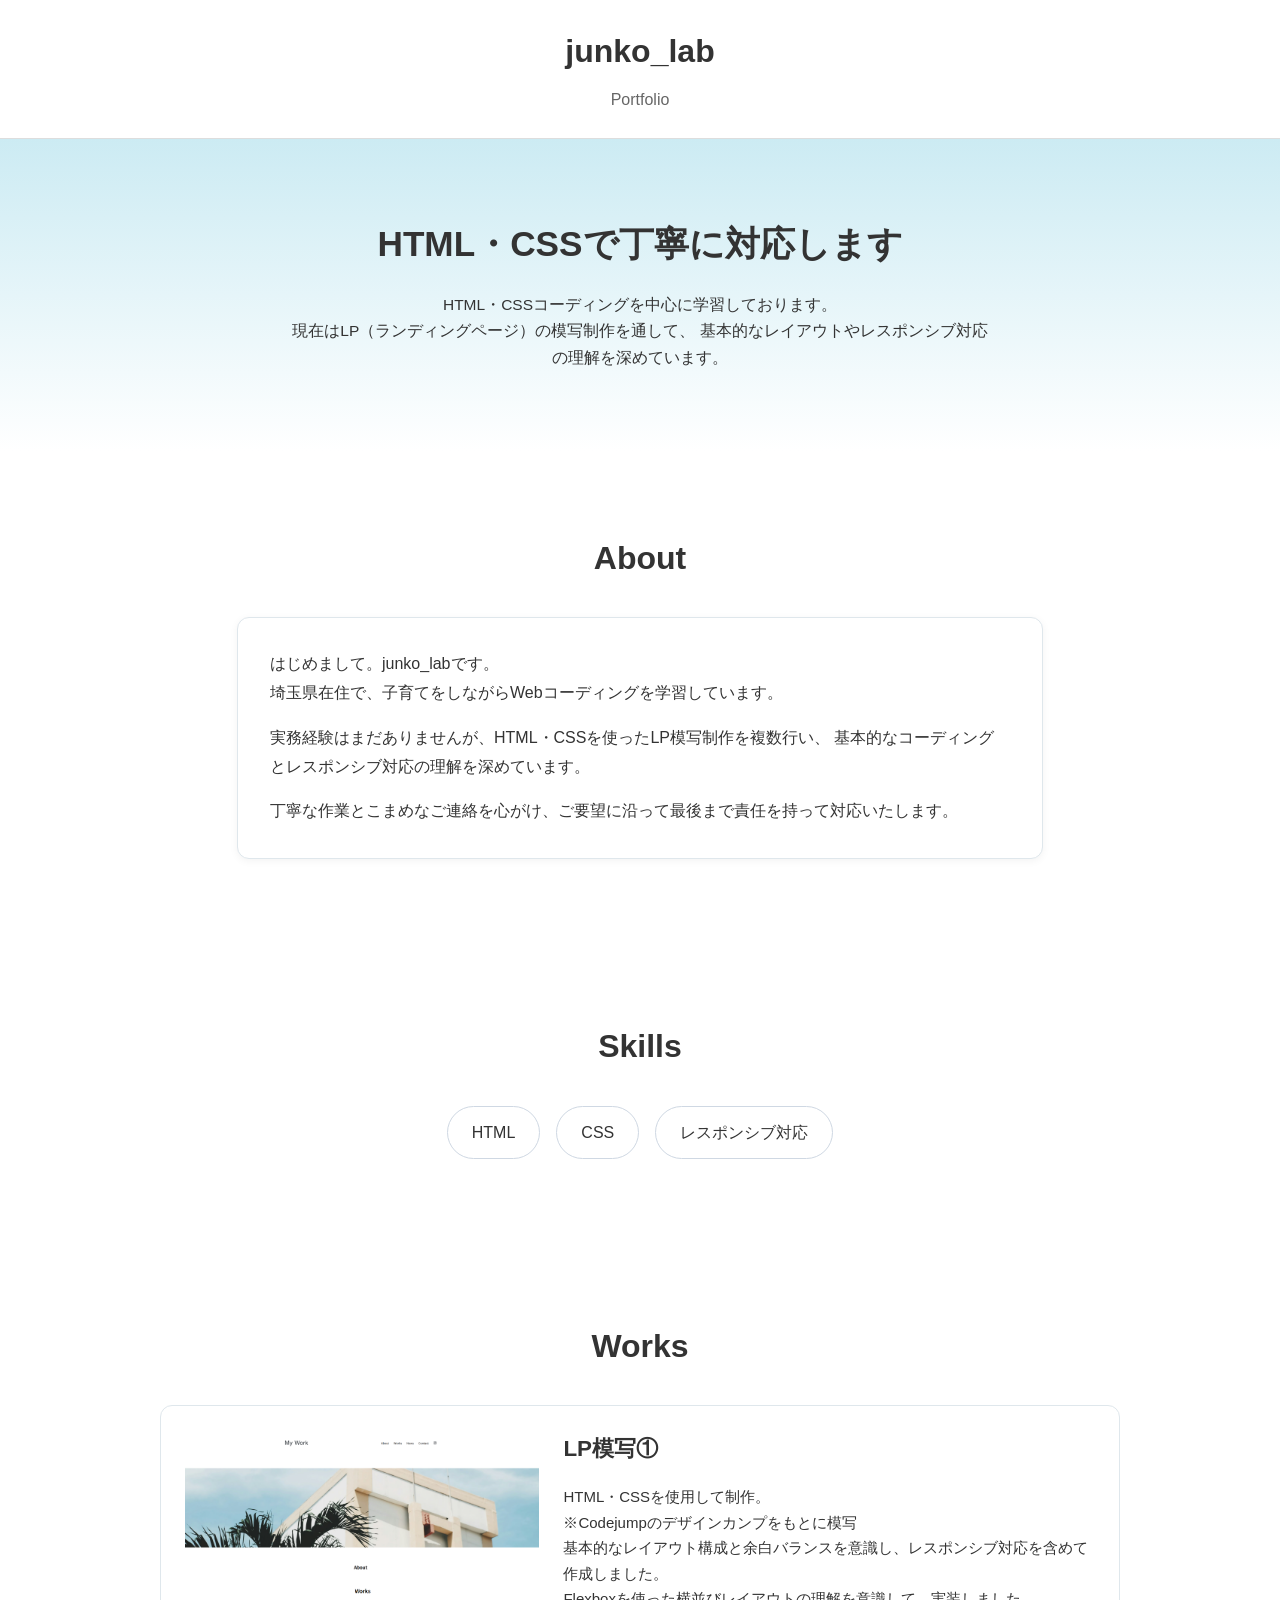
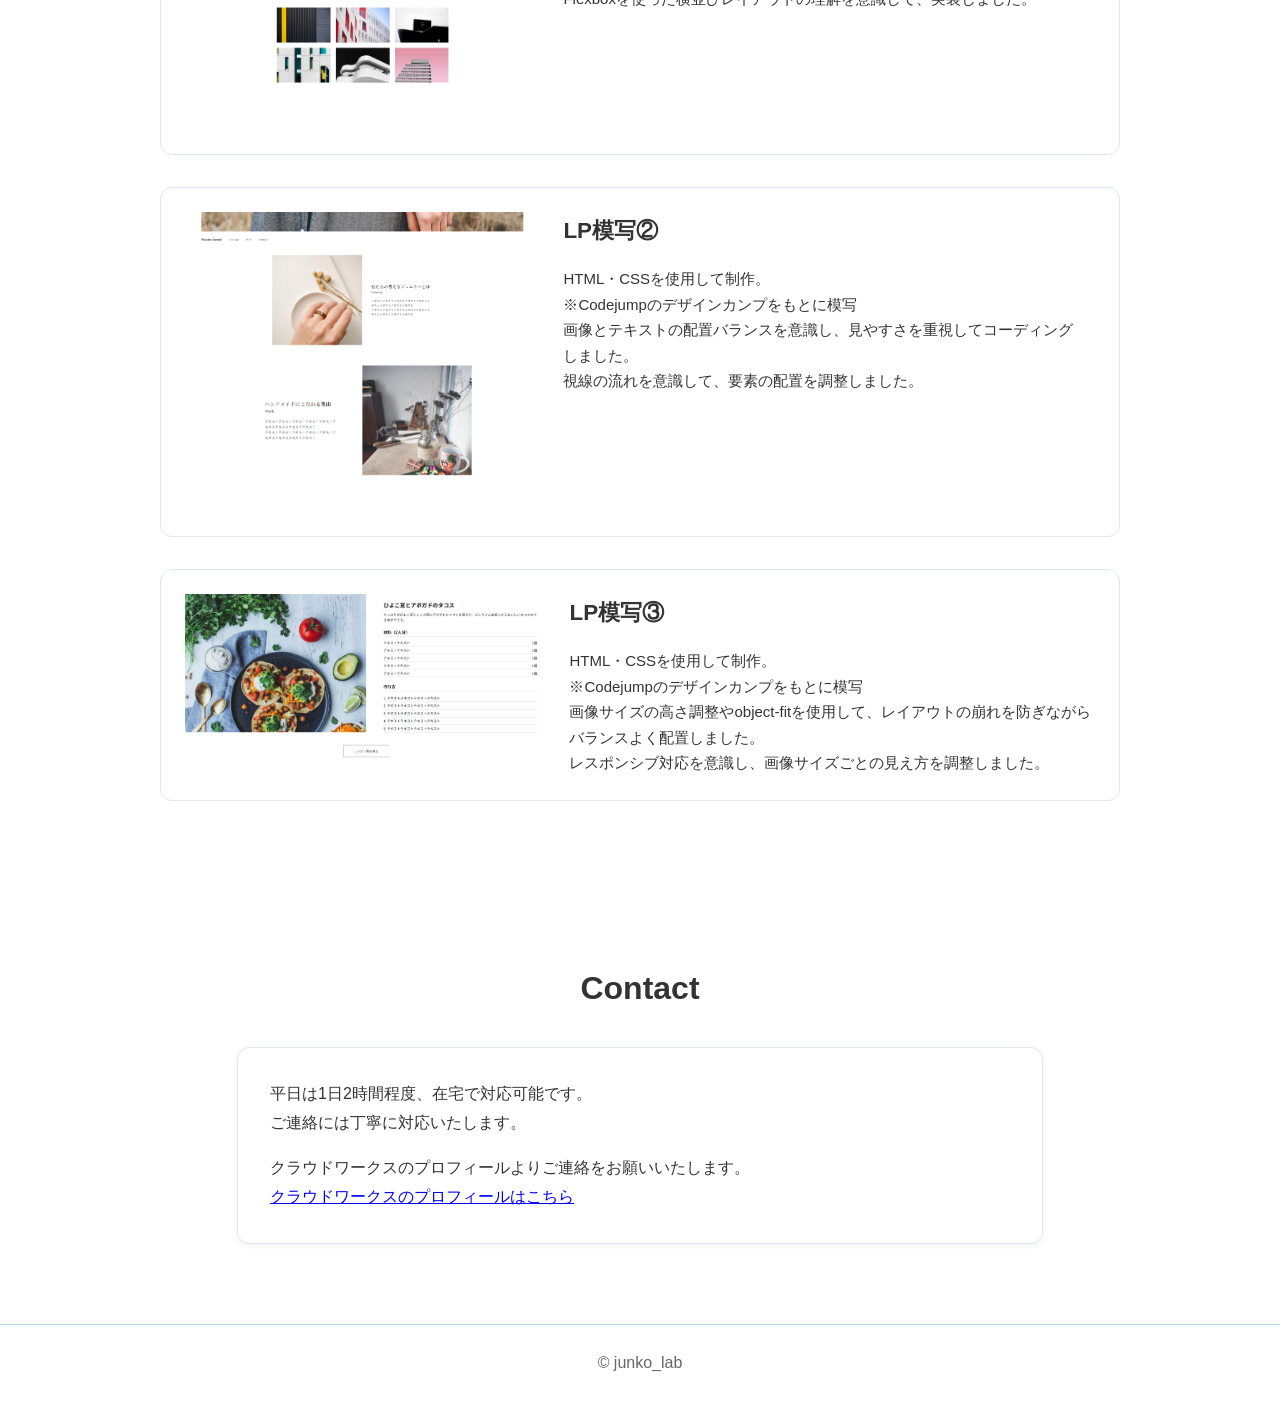
<file: index.html>
<!DOCTYPE html>
<html lang="ja">
<head>
  <meta charset="UTF-8">
  <meta name="viewport" content="width=device-width, initial-scale=1.0">
  <title>junko_lab Portfolio</title>
  <meta name="description" content="junko_labのポートフォリオサイトです。HTML・CSSコーディングを中心に学習し、LP模写制作に取り組んでいます。">
  <link rel="stylesheet" href="style.css">
</head>
<body>
  <header class="header">
    <div class="inner">
      <h1 class="site-title">junko_lab</h1>
      <p class="site-subtitle">Portfolio</p>
    </div>
  </header>

  <main>
    <section class="fv">
      <div class="inner">
        <h2 class="fv-title">HTML・CSSで丁寧に対応します</h2>
        <p class="fv-text">
          HTML・CSSコーディングを中心に学習しております。<br>
          現在はLP（ランディングページ）の模写制作を通して、
          基本的なレイアウトやレスポンシブ対応の理解を深めています。
        </p>
      </div>
    </section>

    <section class="about section">
      <div class="inner">
        <h2 class="section-title">About</h2>
        <div class="about-box">
          <p>
            はじめまして。junko_labです。<br>
            埼玉県在住で、子育てをしながらWebコーディングを学習しています。
          </p>
          <p>
            実務経験はまだありませんが、HTML・CSSを使ったLP模写制作を複数行い、
            基本的なコーディングとレスポンシブ対応の理解を深めています。
          </p>
          <p>
            丁寧な作業とこまめなご連絡を心がけ、ご要望に沿って最後まで責任を持って対応いたします。
          </p>
        </div>
      </div>
    </section>

    <section class="skills section">
      <div class="inner">
        <h2 class="section-title">Skills</h2>
        <ul class="skill-list">
          <li class="skill-item">HTML</li>
          <li class="skill-item">CSS</li>
          <li class="skill-item">レスポンシブ対応</li>
        </ul>
      </div>
    </section>

    <section class="works section">
      <div class="inner">
        <h2 class="section-title">Works</h2>
        <div class="works-list">

          <article class="work-card">
            <div class="work-image">
              <a href="https://junko-lab.github.io/portfolio/lp1/" target="_blank" rel="noopener norferrer">
              <img src="lp7_hero.png" alt="LP模写①の画像">
              <img src="lp7_flex.png" alt="LP模写①の画像">
              </a>
            </div>
            <div class="work-body">
              <h3 class="work-title">LP模写①</h3>
              <p class="work-text">
                HTML・CSSを使用して制作。<br>
                ※Codejumpのデザインカンプをもとに模写<br>
                基本的なレイアウト構成と余白バランスを意識し、レスポンシブ対応を含めて作成しました。<br>
                Flexboxを使った横並びレイアウトの理解を意識して、実装しました。
              </p>
            </div>
          </article>

          <article class="work-card">
            <div class="work-image">
               <a href="https://junko-lab.github.io/portfolio/lp2/" target="_blank" rel="noopener norferrer">
              <img src="lp6_hero.png" alt="LP模写②の画像">
              <img src="lp6_flex.png" alt="LP模写②の画像">
               </a>
            </div>
            <div class="work-body">
              <h3 class="work-title">LP模写②</h3>
              <p class="work-text">
                HTML・CSSを使用して制作。<br>
                ※Codejumpのデザインカンプをもとに模写<br>
                画像とテキストの配置バランスを意識し、見やすさを重視してコーディング<br class="pc-br">しました。<br>
                視線の流れを意識して、要素の配置を調整しました。
              </p>
            </div>
          </article>

          <article class="work-card">
            <div class="work-image-single">
              <a href="https://junko-lab.github.io/portfolio/lp3/" target="_blank" rel="noopener norferrer">
              <img src="lp5_recipe.png" alt="LP模写③の画像">
              </a>
            </div>
            <div class="work-body">
              <h3 class="work-title">LP模写③</h3>
              <p class="work-text">
                HTML・CSSを使用して制作。<br>
                ※Codejumpのデザインカンプをもとに模写<br>
                画像サイズの高さ調整やobject-fitを使用して、レイアウトの崩れを防ぎながらバランスよく配置しました。<br>
                レスポンシブ対応を意識し、画像サイズごとの見え方を調整しました。
              </p>
            </div>
          </article>

        </div>
      </div>
    </section>

    <section class="contact section">
      <div class="inner">
        <h2 class="section-title">Contact</h2>
        <div class="contact-box">
          <p>
            平日は1日2時間程度、在宅で対応可能です。<br>
            ご連絡には丁寧に対応いたします。
          </p>
          <p>
            クラウドワークスのプロフィールよりご連絡をお願いいたします。
          </p>
          <a href="https://crowdworks.jp/public/employees/6790721" target="_blank">
            クラウドワークスのプロフィールはこちら
          </a>
        </div>
      </div>
    </section>
  </main>

  <footer class="footer">
    <div class="inner">
      <p class="footer-text">&copy; junko_lab</p>
    </div>
  </footer>
</body>
</html>
</file>
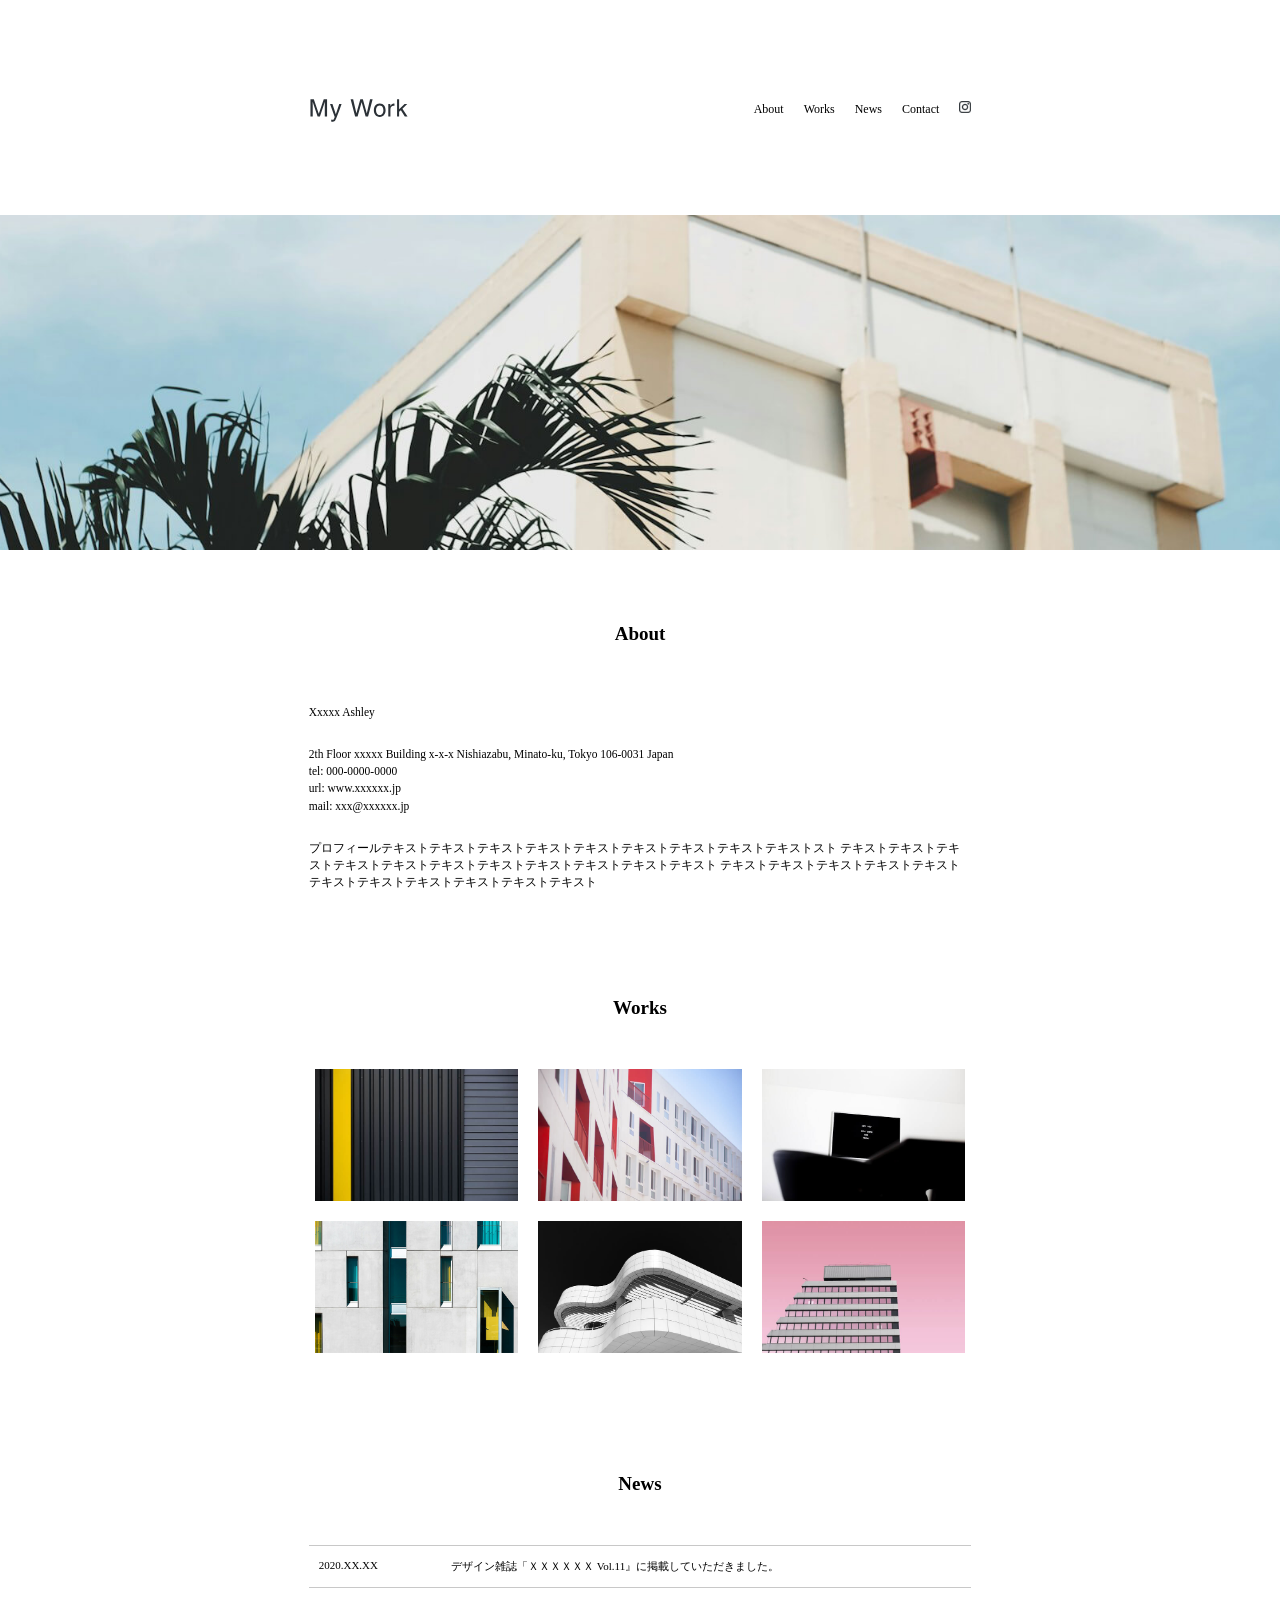
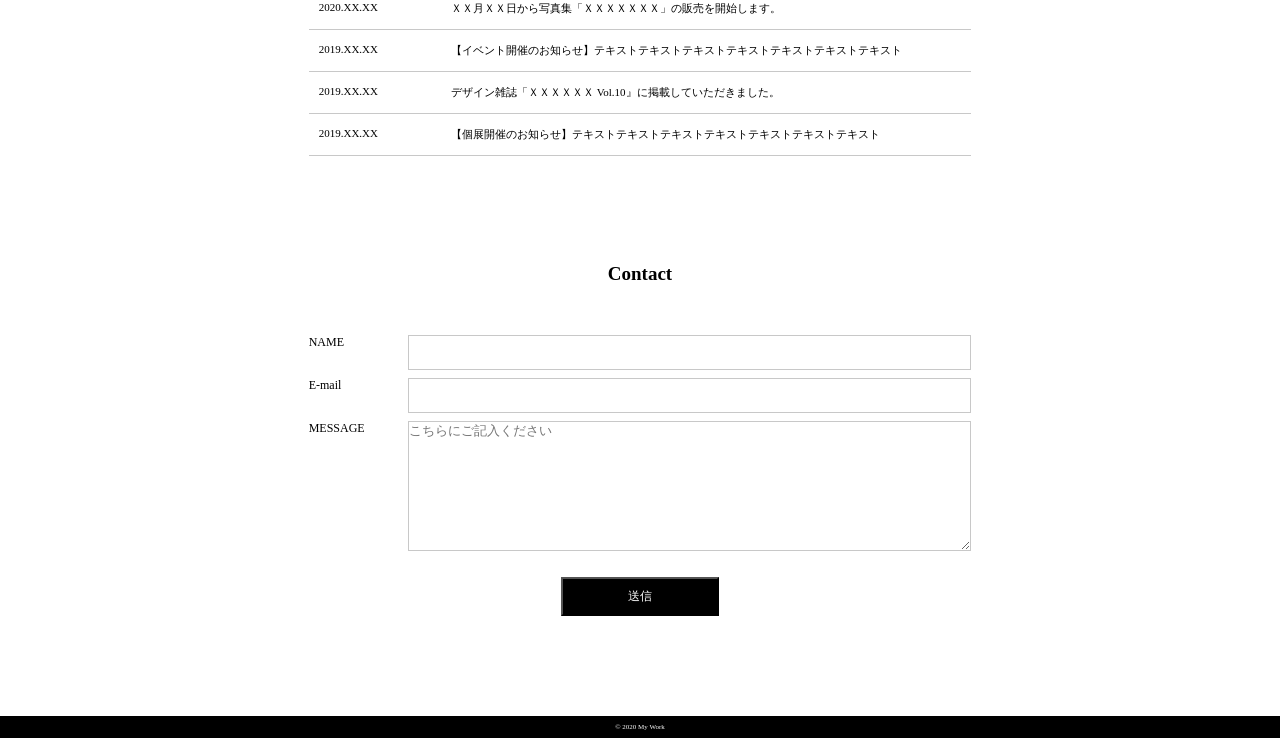
<file: lp1/index.html>
<!DOCTYPE html>
<html lang="ja">
<head>
  <meta charset="UTF-8">
  <meta name="viewport" content="width=device-width,initial-scale=1.0">
  <title>My Work</title>
  <link rel="stylesheet" href="css/style.css">
  <link rel="icon" href="img/favicon.ico">
</head>

<body>
 <header class="header">
  <h1 class="logo">
    <img src="img/logo.svg" alt="My Work">
  </h1>

  <nav>
    <ul>
      <li><a href="#about">About</a></li>
      <li><a href="#works">Works</a></li>
      <li><a href="#news">News</a></li>
      <li><a href="#contact">Contact</a></li>
      <li><a href="https://www.instagram.com"><img src="img/icon-instagram.png" alt="Instagram"></a></li>
    </ul>
  </nav>
 </header>

 <main>
  <div class="mainvisual">
    <img class="mv-pc" src="img/mainvisual-pc.jpg" alt="メイン画像">
    <img class="mv-sp" src="img/mainvisual-sp.jpg" alt="メイン画像">
  </div>
 
  <section class="about" id="about">
    <div class="about-inner">
    <div class="about-text">
    <h2>About</h2>
    <p class="section-en">Xxxxx Ashley</p>
    <p>2th Floor xxxxx Building x-x-x Nishiazabu, Minato-ku, Tokyo 106-0031 Japan<br>
    tel: 000-0000-0000<br>url: www.xxxxxx.jp<br>mail: xxx@xxxxxx.jp</p>
    
    <p>プロフィールテキストテキストテキストテキストテキストテキストテキストテキストテキストスト テキストテキストテキストテキストテキストテキストテキストテキストテキストテキストテキスト テキストテキストテキストテキストテキストテキストテキストテキストテキストテキストテキスト</p>
    </div>
    </div>
  </section>
  
  <section class="works" id="works">
    <div class="works-inner">
    <div class="works-text">
      <h2>Works</h2>
    <div class="works-photo">
      <ul>
        <li><img src="img/works1.jpg" alt="works1"></li>
        <li><img src="img/works2.jpg" alt="works2"></li>
        <li><img src="img/works3.jpg" alt="works3"></li>
        <li><img src="img/works4.jpg" alt="works4"></li>
        <li><img src="img/works5.jpg" alt="works5"></li>
        <li><img src="img/works6.jpg" alt="works6"></li>
      </ul>
    </div>
    </div>
    </div>
  </section>

  <section class="news" id="news">
    <div class="news-inner">
    <div class="news-text">
    <h2>News</h2>
    <dl>
    <dt>2020.XX.XX</dt><dd>デザイン雑誌「ＸＸＸＸＸＸ Vol.11』に掲載していただきました。</dd>
    <dt>2020.XX.XX</dt><dd>ＸＸ月ＸＸ日から写真集「ＸＸＸＸＸＸＸ」の販売を開始します。</dd>
    <dt>2019.XX.XX</dt><dd>【イベント開催のお知らせ】テキストテキストテキストテキストテキストテキストテキスト</dd>
    <dt>2019.XX.XX</dt><dd>デザイン雑誌「ＸＸＸＸＸＸ Vol.10』に掲載していただきました。</dd>
    <dt>2019.XX.XX</dt><dd>【個展開催のお知らせ】テキストテキストテキストテキストテキストテキストテキスト</dd>
    </dl>
      </div>
    </div>
  </section>

  <section class="contact" id="contact">
    <div class="contact-inner">
    <h2>Contact</h2>

    
    <form action="#" method="post">
      <div class="form-item">
      <label for="user-name">NAME</label>
      <input type="text" id="user-name" name="user-name" required>
      </div>

      <div class="form-item">
      <label for="e-mail">E-mail</label>
      <input type="email" id="e-mail" name="e-mail">
      </div>

      <div class="form-item">
      <label for="message">MESSAGE</label>
      <textarea id="message" name="message" placeholder="こちらにご記入ください"></textarea>
      </div>

      <div class="form-btn">
        <button type="submit">送信</button>
      </div>
    </form>
    </div>
  </section>
 </main>

 <footer id="footer">
  <div class="footer-inner">
    <p>&copy; 2020 My Work</p>
  </div>
 </footer>
</body>
</file>
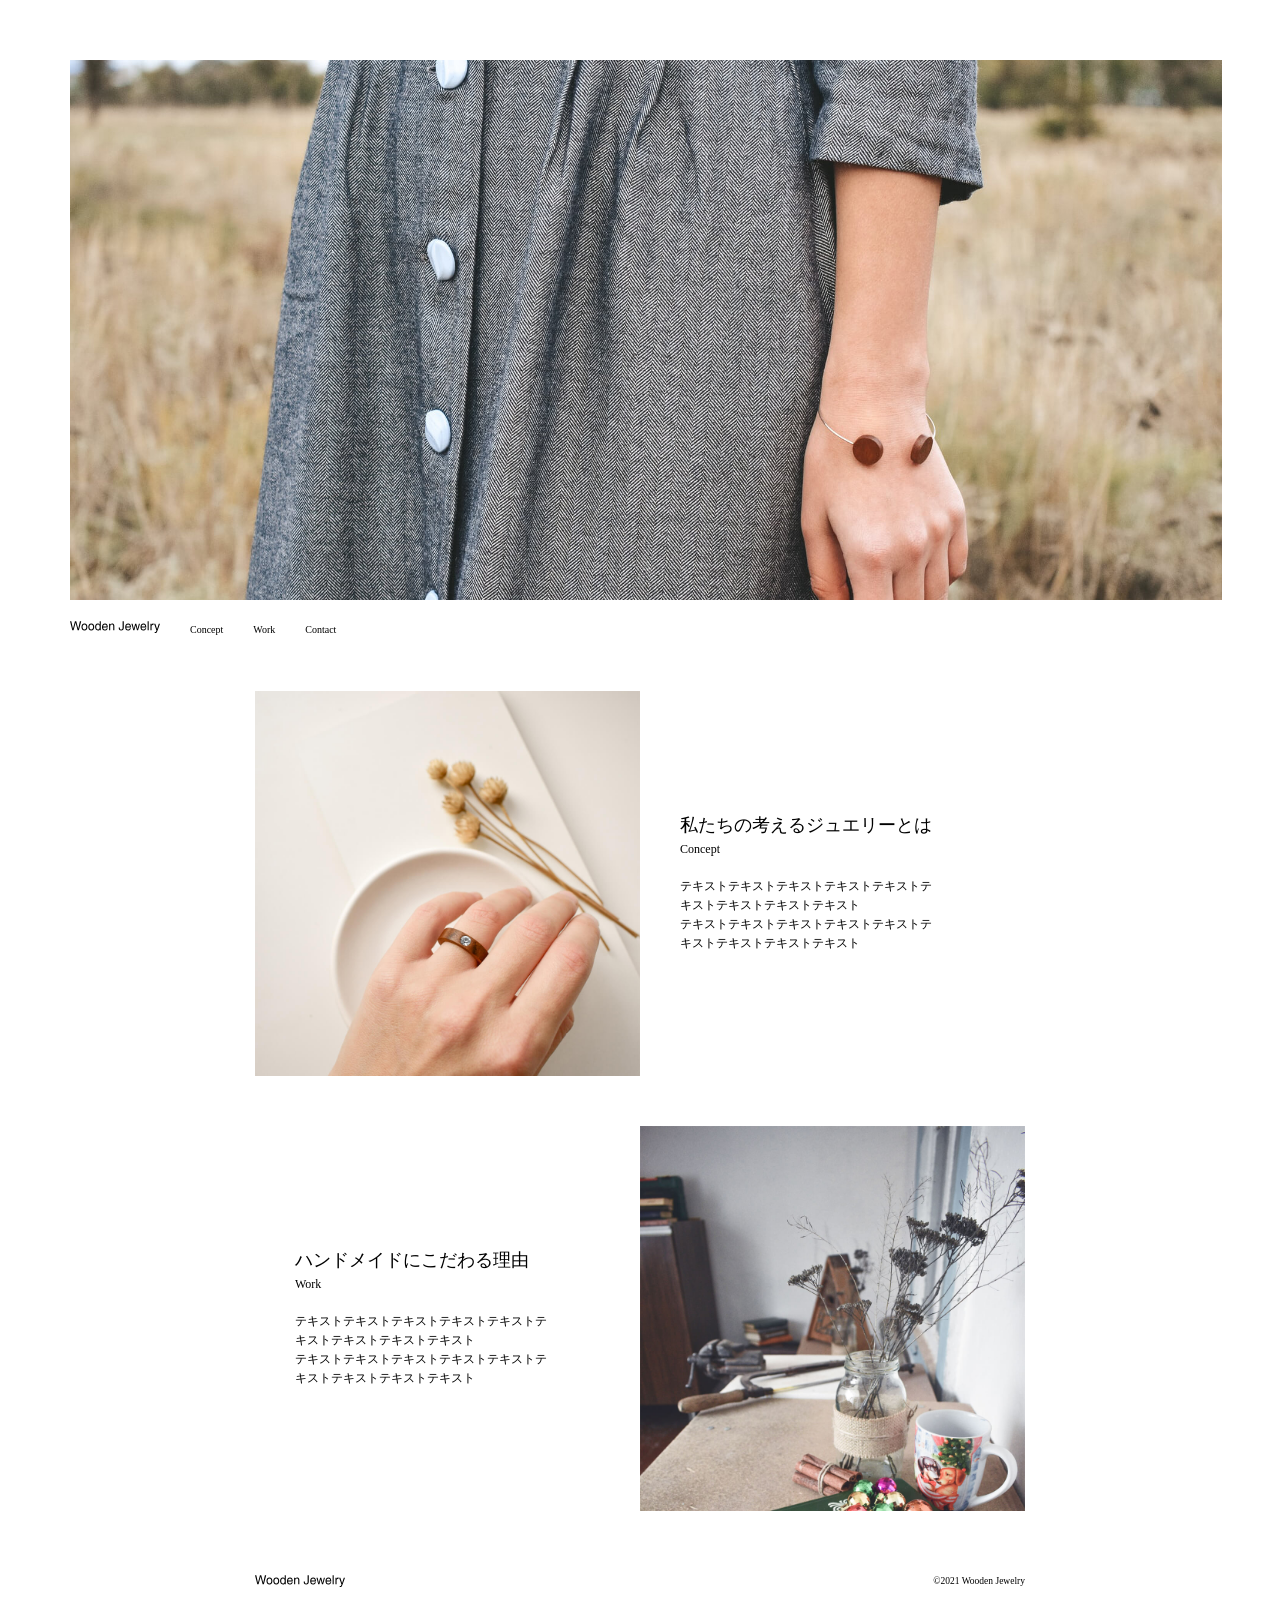
<file: lp2/index.html>
<!DOCTYPE html>
<html lang="ja">
  <head>
    <meta charset="UTF-8">
    <meta name="viewport" content="width=device-width,initial-scale=1.0">
    <title>Wooden Jewelry</title>
    <link rel="stylesheet" href="css/style.css">
    <link rel="icon" href="img/favicon.ico">
  </head>

  <body>
    <div class="mainvisual">
        <img src="img/mainvisual.jpg" alt="メイン画像">
      </div>

    <header class="header">
      <h1 class="logo">
        <img src="img/logo.svg" alt="Wooden Jewelry">
      </h1>

      <nav>
        <ul>
          <li><a href="#concept">Concept</a></li>
          <li><a href="#work">Work</a></li>
          <li><a href="#">Contact</a></li>
        </ul>
      </nav>
     </header>
  
    <main>
      <section class="concept" id="concept">
        <div class="concept-photo">
          <img src="img/concept.jpg" alt="ジュエリーのコンセプト写真">
        </div>

        <div class="concept-text">
        <h2>私たちの考えるジュエリーとは</h2>
        <p class="section-en">Concept</p>
        <p>テキストテキストテキストテキストテキストテキストテキストテキストテキスト<br>テキストテキストテキストテキストテキストテキストテキストテキストテキスト</p>
      </section>

      <section class="work" id="work">
       <div class="work-text">
        <h2>ハンドメイドにこだわる理由</h2>
        <p class="section-en">Work</p>
        <p>テキストテキストテキストテキストテキストテキストテキストテキストテキスト<br>テキストテキストテキストテキストテキストテキストテキストテキストテキスト</p>
       </div> 

        <div class="work-photo">
          <img src="img/work.jpg" alt="ワーク画像">
        </div>

      </section>
    </main>

    <footer class="footer">
    <div class="footer-inner">
      <img src="img/logo.svg" alt="Wooden Jewelry">
      <p class="copyright">&copy;2021 Wooden Jewelry</p>
      </div>
    </footer>

  </body>
</html>
</file>
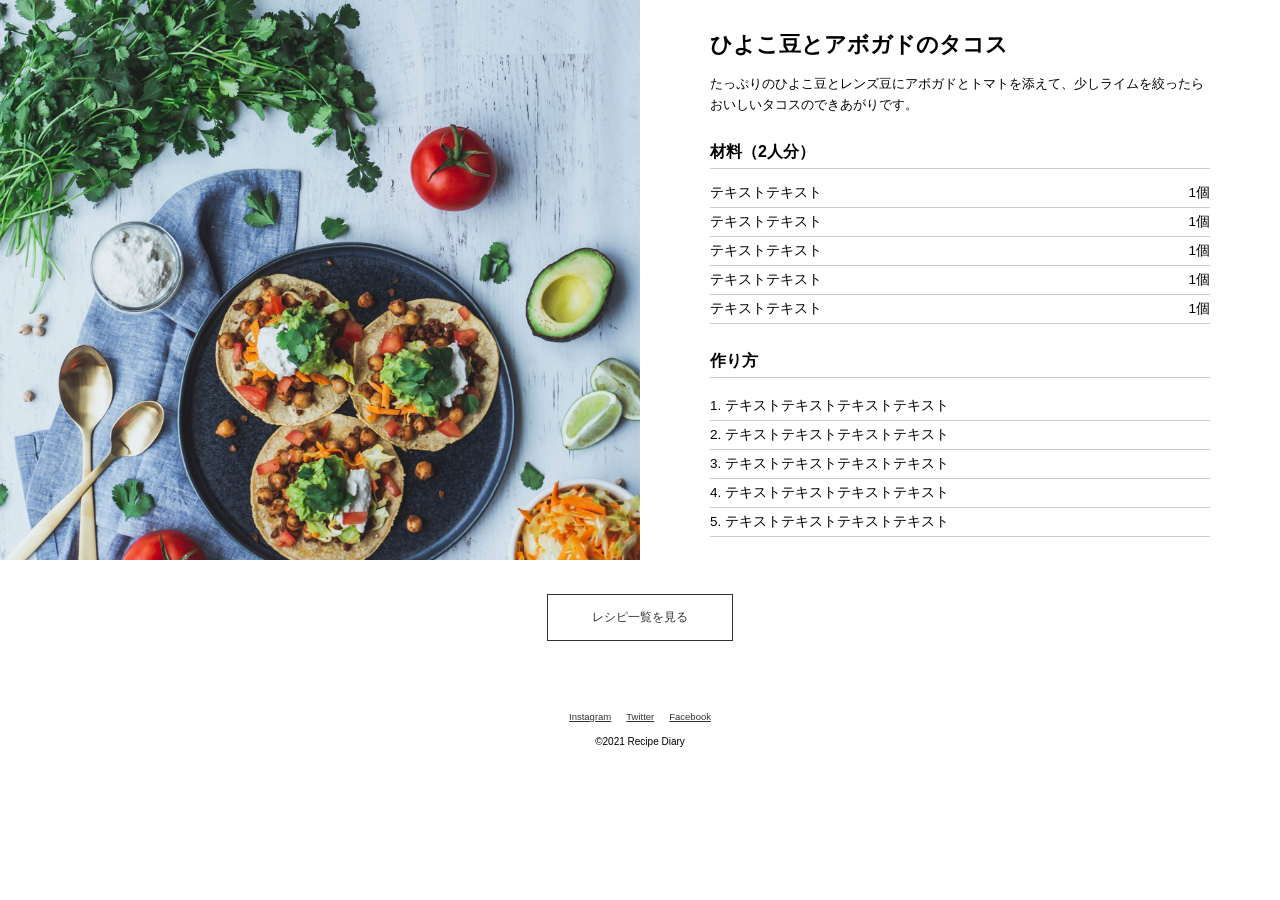
<file: lp3/index.html>
<!DOCTYPE html>
<html lang="ja">
  <head>
    <meta charset="UTF-8">
    <meta name="viewport" content="width=device-width,initial-scale=1.0">
    <title>Recipe Diary</title>
    <link rel="stylesheet" href="css/style.css">
    <link rel="icon" href="favicon.ico">
  </head>

  <body>
  <main>
  <div class="wrapper">
    <div class="mainvisual">
    <img src="img/recipe.jpg" alt="メイン画像">
    </div>
  
    <div class="content">
    <section class="recipe-text">
      <h1 class="section-title">ひよこ豆とアボガドのタコス</h1>
      <p>たっぷりのひよこ豆とレンズ豆にアボガドとトマトを添えて、少しライムを絞ったらおいしいタコスのできあがりです。</p>
    </section>

    <section class="ingredient">
    <h2 class="section-title">材料（2人分）</h2>
    <dl>
      <div><dt>テキストテキスト</dt><dd>1個</dd></div>
      <div><dt>テキストテキスト</dt><dd>1個</dd></div>
      <div><dt>テキストテキスト</dt><dd>1個</dd></div>
      <div><dt>テキストテキスト</dt><dd>1個</dd></div>
      <div><dt>テキストテキスト</dt><dd>1個</dd></div>
    </dl>
    </section>

    <section class="recipe">
      <h2 class="section-title">作り方</h2>
       <ol class="index-list">
          <li>テキストテキストテキストテキスト</li>
          <li>テキストテキストテキストテキスト</li>
          <li>テキストテキストテキストテキスト</li>
          <li>テキストテキストテキストテキスト</li>
          <li>テキストテキストテキストテキスト</li>
        </ol>
    </section>
    </div>
  </div>
    <div class="btn">
      <a href="#">レシピ一覧を見る</a>
    </div>
  
    <div class="sns">
    <ul>
     <li><a href="#">Instagram</a></li>
     <li><a href="#">Twitter</a></li>
     <li><a href="#">Facebook</a></li>
    </ul>
    </div>
   </main>
   
   <footer id="footer">
    <div class="inner">
    <p>&copy;2021 Recipe Diary</p>
    </div>
   </footer>
   </body>
</html>
</file>
<file: style.css>
@charset "UTF-8";

html {
  font-size: 100%;
}

body {
  margin: 0;
  color: #333;
  font-family: "Hiragino Kaku Gothic ProN", "Yu Gothic", Meiryo, sans-serif;
  line-height: 1.7;
  background-color: #ffffff;
  color: #333;
}

img {
  max-width: 100%;
  vertical-align: bottom;
}

a {
  color: inherit;
  text-decoration: none;
}

ul {
  margin: 0;
  padding: 0;
  list-style: none;
}

h1,
h2,
h3,
p {
  margin: 0;
}

.inner {
  width: 90%;
  max-width: 960px;
  margin: 0 auto;
}

.section {
  padding: 80px 0;
}

.section-title {
  margin-bottom: 32px;
  font-size: 2rem;
  text-align: center;
}

.header {
  padding: 24px 0;
  background-color: #ffffff;
  border-bottom: 1px solid #ddd;
}

.site-title {
  font-size: 2rem;
  text-align: center;
}

.site-subtitle {
  margin-top: 8px;
  text-align: center;
  color: #666;
}

.fv {
  padding: 80px 0;
  text-align: center;

  background:linear-gradient(
    180deg,
    #ccebf3 0%,
    #ffffff 100%
  );
}

.fv-title {
  margin-bottom: 24px;
  font-size: 2.2rem;
  line-height: 1.4;
}

.fv-text {
  max-width: 700px;
  margin: 0 auto;
  font-size: 15.5px;
}

.about-box,
.contact-box {
  max-width: 740px;
  margin: 0 auto;
  padding: 32px;
  background-color: #ffffff;
  border-radius: 12px;
  border: 1px solid #dfe7ec;
  box-shadow: 0 2px 8px rgba(0,0,0,0.05);
  line-height: 1.8;
  
}

.about-box p + p,
.contact-box p + p {
  margin-top: 16px;
}

.about-box p {
  line-height: 1.8;
}


.skill-list {
  display: flex;
  justify-content: center;
  gap: 16px;
  flex-wrap: wrap;
}

.skill-item {
  padding: 12px 24px;
  background-color: #fff;
  border: 1px solid #cfd8e3;
  border-radius: 9999px;
  
}

.works-list {
  display: flex;
  flex-direction: column;
  gap: 32px;
}

.work-card {
  display: flex;
  gap: 24px;
  padding: 24px;
  background-color: #fff;
  border-radius: 12px;
  border: 1px solid #dfe7ec;
  
  font-size: 15px;
}

.work-image {
  width: 40%;
  height: 300px;
  display: flex;
  flex-direction: column;
  gap: 20px;
}

.work-image img {
  width: 100%;
  height: calc((300px - 20px) / 2 );
  object-fit: cover;
}

.work-image-single img {
  height: 180px;
  object-fit: cover;
}

.work-body {
  width: 60%;
}

.work-title {
  margin-bottom: 16px;
  font-size: 1.4rem;
}

.footer {
  padding: 24px 0;
  background-color: #ffffff;
  border-top: 1px solid #a6dbe7;
}

.footer-text {
  text-align: center;
  color: #666;
}

a  {
  color: blue;
  text-decoration: underline;

}

@media screen and (max-width: 767px) {
  .section {
    padding: 56px 0;
  }

  .section-title {
    margin-bottom: 24px;
    font-size: 1.6rem;
  }

  .fv {
    padding: 72px 0;
  }

  .fv-title {
    font-size: 1.8rem;
  }

  .fv-text{
    font-size: 12px;
  }
  .about-box,
  .contact-box {
    padding: 24px;
    font-size: 13px;
  }

  .work-card {
    flex-direction: column;
    font-size: 13px;
    padding: 16px;
  }

  .work-image,
  .work-body {
    width: 100%;
  }

  .work-image img {
   width: 100%;
   height: auto;
   display: block;
   border-radius: 8px;
  }

  .work-image {
    max-width: 100%;
    margin: 0 auto;
  }
  .work-text {
    max-width: 600px;
  }
  
.pc-br {
  display:none;
 }
}
</file>
<file: lp1/css/style.css>
* {
  margin: 0;
  padding: 0;
  box-sizing: border-box;
}

ul {
  list-style: none;
}

.header {
  display: flex;
  justify-content: space-between;
  align-items: center;
  max-width: 765px;
  height: 215px;
  margin: 0 auto;
  padding: 0 4%;
}

.logo img {
  width: 100px;
  display: block;
}

nav ul {
  display: flex;
  gap: 20px;
  align-items: center;
}

nav li:last-child img {
  width: 12px;
}

nav a {
  text-decoration: none;
  color: black;
  font-size: 12px;
}

.mainvisual .mv-sp {
  display: none;
}

.mainvisual .mv-pc {
  display: block;
}
.mainvisual img {
  width: 100%;
  height: 335px;
  object-fit: cover;
  display: block;
}


.about {
  padding: 35px 0;
}

.about h2 {
  text-align: center;
  font-size: 19px;
  margin-bottom: 55px;
}

.about-inner {
  max-width: 765px;
  margin: 0 auto;
  padding: 0 4%;
}

.about-text {
  max-width: 765px;
  margin: 35px auto;
  line-height: 1.5;
  font-size: 11.5px;
  text-align: left;
}

.about-text p {
 margin-bottom: 25px;
}

.about-text p:last-child {
  margin-bottom: 70px;
}

.works h2 {
  text-align: center;
  margin: 0 auto;
  font-size: 19px;
  margin-bottom: 50px;
}

.works-inner {
  max-width: 650px;
  margin: 0 auto;
  padding: 0;
}

.works-photo ul {
  display: flex;
  flex-wrap: wrap;
  gap: 20px;
  list-style: none;
  margin: 0;
  padding: 0;
  justify-content: center;
}
 .works-photo ul li {
  width: calc((100% - 40px) / 3);
  box-sizing: border-box;
}

.works-photo img {
  width: 100%;
  height: auto;
  display: block;
}

.news {
  padding: 120px 0 107px 0;
}

.news h2 {
  text-align: center;
  font-size: 19px;
  margin-bottom: 50px;
}

.news-inner {
  max-width: 765px;
  margin: 0 auto;
  padding: 0 4%;
}

.news-text {
  max-width: 765px;
  margin: 0 auto;
  font-size: 11px;
}

.news-text dl {
  display: flex;
  flex-wrap: wrap;
}

.news-text dt {
  width: 20%;
  padding: 13px 10px;
  border-top: 1px solid #c8c8c8;
}

.news-text dd {
  width: 80%;
  padding: 13px 10px;
  border-top: 1px solid #c8c8c8;
}

.news-text dd:last-child {
  border-bottom: 1px solid #c8c8c8;
}

.news-text dt:nth-last-of-type(1) {
  border-bottom: 1px solid #c8c8c8;
}

.contact {
  padding: 0;
}

.contact h2 {
  text-align: center;
  font-size: 19px;
  margin-bottom: 50px;
  padding: 0;
}

.contact-inner {
  max-width: 765px;
  margin: 0 auto;
  padding: 0 4%;
}

.form-item {
  display: flex;
  flex-wrap: wrap;
  max-width: 765px;
  margin: 0 auto;
  font-size: 12px;
    align-items: flex-start;
  
}

label {
  width: 15%;
}

input {
  width: 85%;
  height: 35px;
  box-sizing: border-box;
  margin-bottom: 8px;
  border:1px solid #c8c8c8;
  }

  textarea {
    width: 85%;
    height: 130px;
    box-sizing: border-box;
    margin-bottom: 26px;
    border:1px solid #c8c8c8;
  }

  .form-btn {
    text-align: center;
  }

  button {
    padding: 10px 65px;
    background-color: black;
    color: white;
    font-size: 11.5px;
    margin-bottom: 100px;
  }

  footer {
    text-align: center;
    font-size: 7px;
    background-color:black;
    color: white;
    padding: 7px;
  }

  @media screen and (max-width: 767px) {
 /* header */
 .header {
  flex-direction: column;
  align-items: center;
  height: auto;
  padding: 20px 16px 15px;
 }

 .logo img {
  width: 120px;
  margin-bottom: 10px;
 }

 nav ul {
  gap: 20px;
 }
 
 nav a {
  font-size: 13px;
  text-decoration: none;
  display: flex;
  align-items: center;
 }

 nav li:last-child img {
 width: 20px;
 }

/* メイン画像の切り替え */
.mainvisual .mv-pc {
  display: none;
}

.mainvisual .mv-sp {
  display: block;
}

.mainvisual img {
  width: 100%;
  height: 420px;
}

/* About */
.about {
  padding: 80px 16px 0;
}

.about-inner,
.about-text  {
  max-width: 100%;
  padding: 0;
}

.about-text {
  margin: 0;
}

.about-text h2 {
  font-size: 24px;
  margin-top: 7px;
}

.about-text p {
  font-size: 14.5px;
  line-height: 1.4;
  margin-top: 0px;
  margin-bottom: 30px;
}

/* Works */
.works {
  padding: 0px 16px 0;
}

.works-text h2 {
  font-size: 24px;
  margin-bottom: 40px;
}
.works-inner {
  max-width: 100%;
  padding: 0;
}

.works-photo ul {
  gap: 28px;
  padding: 0;
}

.works-photo ul li {
  width: 100%;
}

/* News */
.news {
  padding: 80px 16px 0;
}

.news-inner,
.news-text  {
  max-width: 100%;
  padding: 0;
}

.news-text h2 {
  font-size: 24px;
}
.news-text dl {
  display: block;
  font-size: 14.5px;
  
}

.news-text dt,
.news-text dd  {
  width: 100%;
  padding: 15px;
}

.news-text dt {
  border-top: 1px solid #c8c8c8;
  padding-bottom: 0;
}

.news-text dd {
  border-top: none;
  padding-top: 0;
  padding-bottom: 15px;
}

.news-inner dt:first-child {
  border-top: 1px solid #c8c8c8;
}

.news-text dt:last-of-type {
  border-bottom: none;
}

.news-text dd:last-child {
  border-bottom: 1px solid #c8c8c8;
  margin-bottom: 60px;
}

  .contact {
    padding: 60px 16px 0;
  }

.form-item {
  flex-direction: column;
  align-items: flex-start;
  margin: 0px 0 5px;
  }

  .contact h2 {
    font-size: 24px;
    margin-bottom: 30px;
  }

  label {
    margin: 0;
    padding-left: 0;
    font-size: 14px;
  }

  input,
  textarea {
    width: 100%;
  }
  
  input {
    height: 40px;
  }

  textarea {
    height: 160px;
  }

  button {
    padding: 15px 85px;
    background-color: black;
    color: white;
    font-size: 15px;
    margin-bottom: 80px;
  }

  footer {
    text-align: center;
    font-size: 7px;
    background-color:black;
    color: white;
    padding: 10px;
  }

  }
</file>
<file: lp2/css/style.css>
body {
  margin: 0;
  font-family: "Noto Serif JP" , serif;
  font-weight: 400;
  
}

img {
  width: 100%;
  margin: 0;
}

.mainvisual {
  width: 90vw;
  margin: 60px 70px 0;
}

.header {
  width: 90vw;
  margin: 0 70px;
  display: flex;
  align-items: flex-start;
}

.header a {
  text-decoration: none;
  color: inherit;
  font-size: 10px;
  font-family: serif;
}

.logo {
  margin: 0;
}

.logo img {
  width: 90px;
  margin: 0;
}

.header ul {
  display: flex;
  gap: 30px;
  list-style: none;
  padding: 0;
  margin: 15px 0 0 30px;      
}

.header h1 {
  margin: 0;
}

main {
  max-width: 770px;
  margin: 0 auto;
}

.concept,
.work     {
  max-width: 760x;
  margin: 0  auto 0;
  display: flex;
  align-items: center;
  gap: 0;
}

.concept-photo,
.work-photo   {
  width: 50%;
  margin-top: 50px;
}

.concept-text,
.work-text  {
  width: 50%;
  box-sizing: border-box;
  font-size: 12px;
  padding: 50px 85px 0 40px;
 }

.concept-photo img,
.work-photo img     {
  width: 100%;
   aspect-ratio: 1 / 1;
  object-fit: cover;
  display: block;
}

.concept-text h2,
.work-text h2 {
   margin: 0 0 5px 0;
  font-weight: 400;

}

.section-en {
  margin: 0 0 20px 0;
  line-height: 1.2;
}

.concept-text p:last-child,
.work-text p:last-child  {
  margin: 10px 0 0 0;
  padding: 0;
  line-height: 1.6;
}

.footer {
  max-width: 770px;
  margin: 0 auto;
  font-size: 9.5px;
}

.footer-inner {
  display: flex;
  justify-content: space-between;
  align-items: center;
  padding:55px 0 5px;
}

.footer img {
  width: 90px;
  display: block;
}

@media screen and (max-width: 767px) {
  .mainvisual {
    width: 100%;
    height: 285px;
    margin: 0 0 10px 0;
    overflow: hidden;
  }

  .mainvisual img {
    width: 100%;
    height: 100%;
    object-fit: cover;
  }

  .header {
    width: 100%;
    margin: 0;
    padding: 0px 0px 10px 20px;
    box-sizing: border-box;
    display: flex;
    justify-content: space-between;
    align-items: center;
  }

  .header h1 {
    line-height: 0.8;
        
  }

  .header ul {
    display: flex;
    gap: 25px;
    margin: 0;
    padding:4px 50px 0 0;
    list-style: none;
    align-items: center;
  }
  
  .header li {
    line-height: 1;
  }
  
  .header a {
    line-height: 1;
    font-size: 12px;
  }

  .logo img {
    width: 110px
  }

  main {
    max-width: 100%;
    padding: 0 20px;
    box-sizing: border-box;
  }

  .concept,
  .work {
    max-width: 100%;
    display: flex;
    flex-direction: column;
    gap: 0;
    margin: 0;
  }

  .concept-photo,
  .work-photo,
  .concept-text,
  .work-text {
    width: 100%;
    
  }

  .concept-photo {
    margin-top: 40px;
  }

  .work-photo {
    margin-top: 60px;
  }

  .concept-text,
  .work-text {
    padding: 8px 0 0 0;
    box-sizing: border-box;
  }

  .concept-text h2,
    .work-text h2 {
      margin: 0;
      padding: 0;
      font-size: 20px;
      line-height: 1.2;
    }
  
  .section-en {
    margin-top: 2px;
    margin-bottom: 25px;
    line-height: 1;
    font-size: 15px;
  }

  .concept-text p {
    margin: 5px 0 22px 0;
    padding: 0;
    line-height: 1.7; 
    font-size: 15.5px;
  }
  .work-text p {
    margin: 5px 0 18px 0;
    padding: 0;
    line-height: 1.7; 
    font-size: 15.5px;
  }

  .concept-text p:last-child,
  .work-text p:last-child {
    margin-top: 10px;
  }

  .work {
    flex-direction: column;
  }

  .work-photo {
    order: -1;
  }

  img {
    width: 100%;
    height: auto;
  }

  .concept-text,
  .work-text {
    line-height: 1.7;
  }

  .footer {
    max-width: 100%;
    padding: 0 20px 10px;
    box-sizing: border-box;
  }

  .footer img {
    width: 30%;
  }

  .footer-inner {
    padding: 60px 0 0 0;
    font-size: 12px;
  }
}
</file>
<file: lp3/css/style.css>
body {
  margin: 0;
  font-family: sans-serif;
}

.wrapper {
  display: flex;
}

.mainvisual {
  width: 50%;
}

.content {
  width: 50%;
  padding: 0 70px;
  box-sizing: border-box;
}
.mainvisual img {
  width: 100%;
  height: 560px;
  object-fit: cover;
}


h1 {
  font-size: 22px;
  margin: 30px 0 10px;
}

p {
  font-size: 13.2px;
  line-height: 1.6;
}

section {
  margin-bottom: 22px;
}

h2 {
  font-size: 16px;
  border-bottom: 1px solid #ccc;
  padding: 5px 0;
  margin-bottom: 10px;
   
}

dl div {
  display: flex;
  justify-content: space-between;
  font-size: 13.5px;
  border-bottom: 1px solid #ccc;
  padding: 5px 0;
}

dl {
  margin-top: 0;
}

.index-list {
  font-size: 13.5px;
  padding-left: 0;
  list-style-position: inside;
}

li {
  border-bottom: 1px solid #ccc;
  padding: 5px 0;
}

.btn {
  text-align: center;
  margin: 30px 0;
}

.btn a {
  display: inline-block;
  padding: 14px 44px;
  border: 1px solid #333;
  font-size: 12px;
  color: #333;
  text-decoration: none;
}

.sns {
  margin-top: 60px;
}

ul {
  list-style: none;
  padding: 0;  
}

.sns ul {
  display: flex;
justify-content: center;
gap: 15px;
margin-bottom: 0;
}

.sns a {
  color: #333;
  font-size: 9.5px;
}

.sns li {
  border-bottom: none;
}

.inner {
  text-align: center;
  margin:0 0 15px;
  

}

footer p{
  margin: 5px;
  font-size: 10px;
}

@media screen and (max-width: 834px) {

  .wrapper {
    flex-direction: column;
  }
  
  .mainvisual {
    width: 100%;
  }

  .content {
    width: 100%;
    margin: 0;
    padding: 0 20px;
    box-sizing: border-box;
  }

  h1 {
    font-size: 30px;
  }
  .content p {
    font-size: 17px;
    line-height: 1.6;
  }
}
</file>
